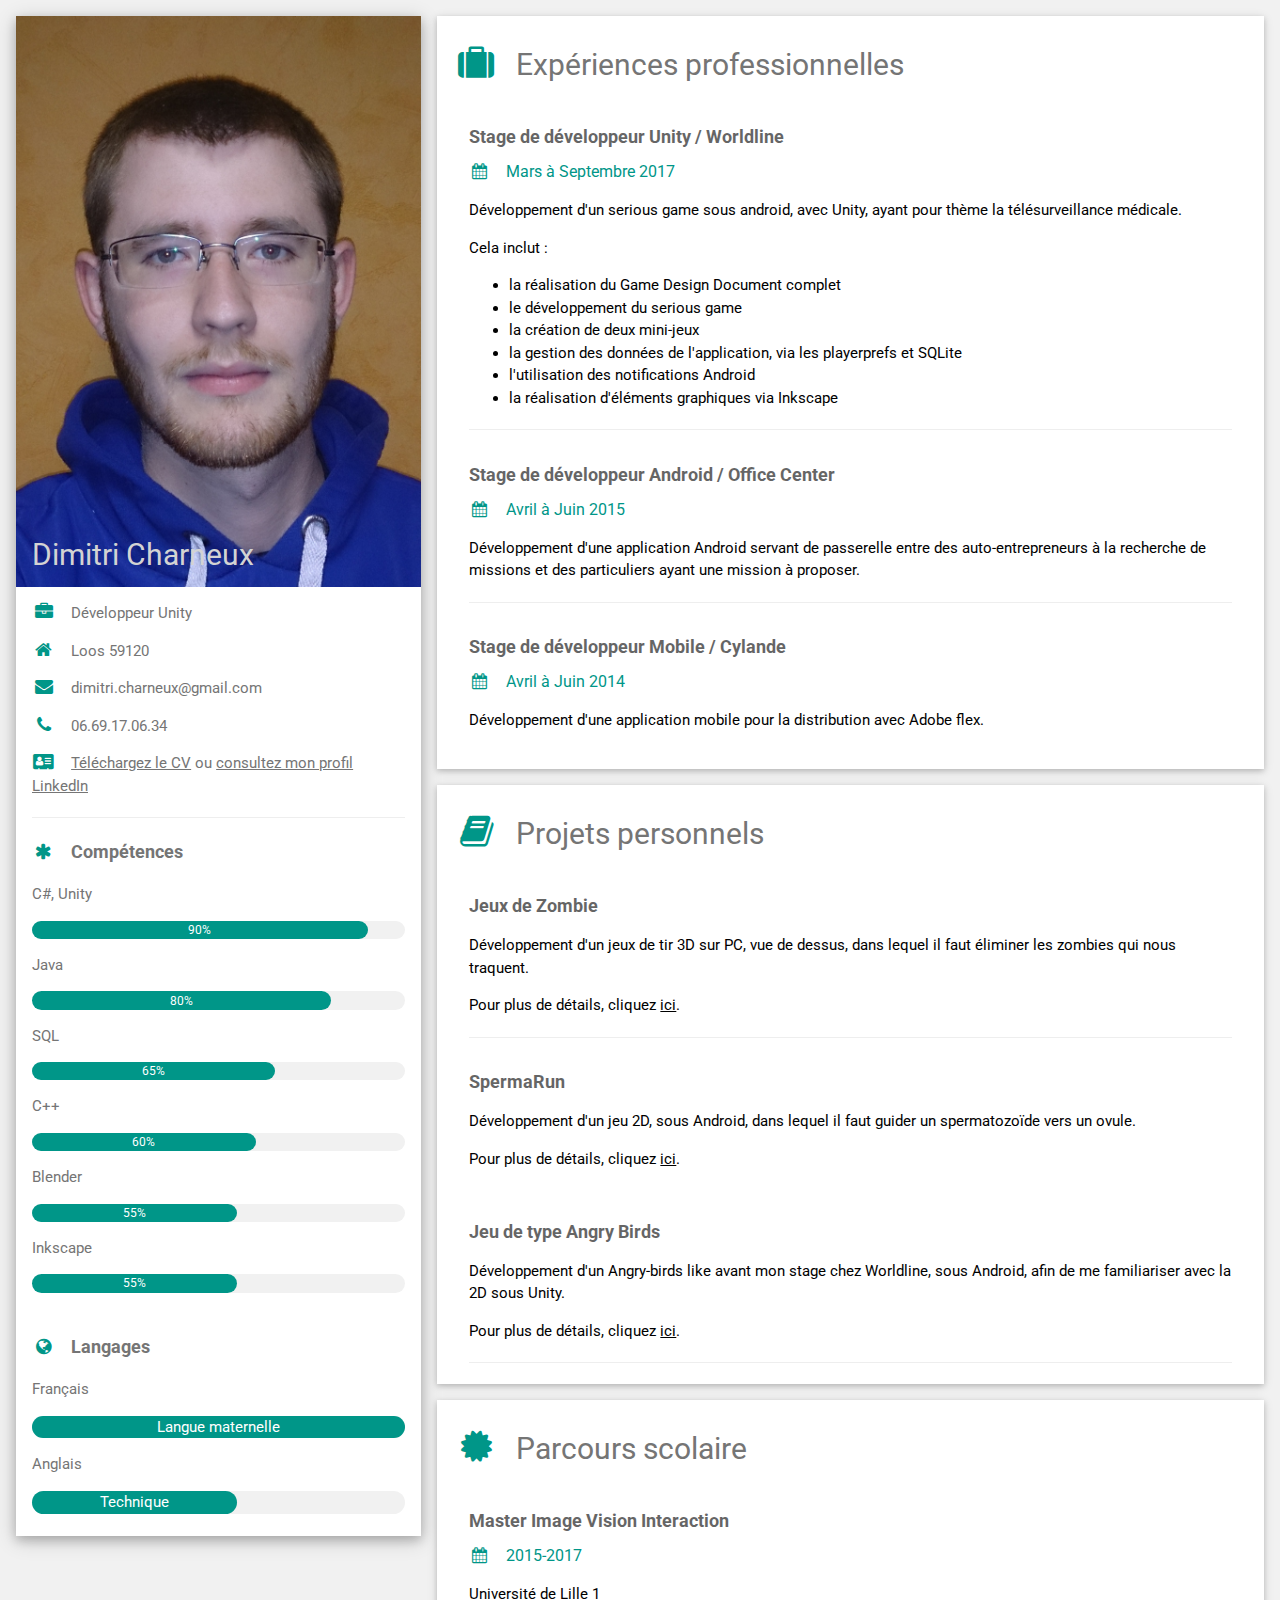
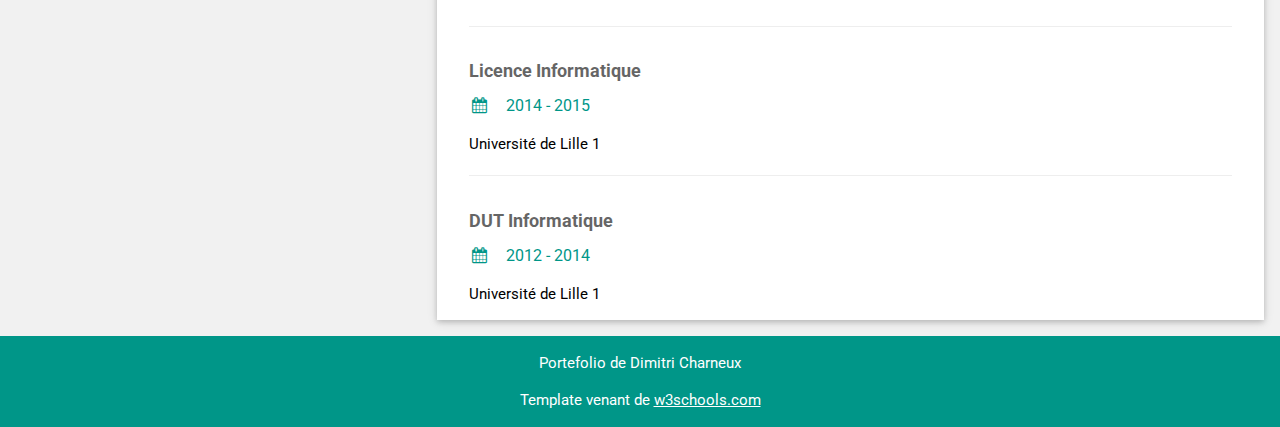
<file: index.html>
<!DOCTYPE html>
<html>
<title>CV Dimitri Charneux</title>
<meta charset="UTF-8">
<meta name="viewport" content="width=device-width, initial-scale=1">
<link rel="stylesheet" href="https://www.w3schools.com/w3css/4/w3.css">
<link rel='stylesheet' href='https://fonts.googleapis.com/css?family=Roboto'>
<link rel="stylesheet" href="https://cdnjs.cloudflare.com/ajax/libs/font-awesome/4.7.0/css/font-awesome.min.css">
<style>
html,body,h1,h2,h3,h4,h5,h6 {font-family: "Roboto", sans-serif}
</style>
<body class="w3-light-grey">

<!-- Page Container -->
<div class="w3-content w3-margin-top" style="max-width:1400px;">

  <!-- The Grid -->
  <div class="w3-row-padding">
  
    <!-- Left Column -->
    <div class="w3-third">
    
      <div class="w3-white w3-text-grey w3-card-4">
        <div class="w3-display-container">
          <img src="photo.JPG" style="width:100%" alt="Avatar">
          <div class="w3-display-bottomleft w3-container w3-text-black">
            <h2 style="color:LightGray;">Dimitri Charneux</h2>
          </div>
        </div>
        <div class="w3-container">
          <p><i class="fa fa-briefcase fa-fw w3-margin-right w3-large w3-text-teal"></i>Développeur Unity</p>
          <p><i class="fa fa-home fa-fw w3-margin-right w3-large w3-text-teal"></i>Loos 59120</p>
          <p><i class="fa fa-envelope fa-fw w3-margin-right w3-large w3-text-teal"></i>dimitri.charneux@gmail.com</p>
          <p><i class="fa fa-phone fa-fw w3-margin-right w3-large w3-text-teal"></i>06.69.17.06.34</p>
		  <p><i class="fa fa-address-card fa-fw w3-margin-right w3-large w3-text-teal"></i><a href="CVDimitriCharneux.pdf">Téléchargez le CV</a> ou <a href="https://www.linkedin.com/in/dimitri-charneux-901a0a155/">consultez mon profil LinkedIn</a></p>
          <hr>

          <p class="w3-large"><b><i class="fa fa-asterisk fa-fw w3-margin-right w3-text-teal"></i>Compétences</b></p>
          <p>C#, Unity</p>
          <div class="w3-light-grey w3-round-xlarge w3-small">
            <div class="w3-container w3-center w3-round-xlarge w3-teal" style="width:90%">90%</div>
          </div>
          <p>Java</p>
          <div class="w3-light-grey w3-round-xlarge w3-small">
            <div class="w3-container w3-center w3-round-xlarge w3-teal" style="width:80%">
              <div class="w3-center w3-text-white">80%</div>
            </div>
          </div>
          <p>SQL</p>
          <div class="w3-light-grey w3-round-xlarge w3-small">
            <div class="w3-container w3-center w3-round-xlarge w3-teal" style="width:65%">65%</div>
          </div>
          <p>C++</p>
          <div class="w3-light-grey w3-round-xlarge w3-small">
            <div class="w3-container w3-center w3-round-xlarge w3-teal" style="width:60%">60%</div>
          </div>
		  <p>Blender</p>
          <div class="w3-light-grey w3-round-xlarge w3-small">
            <div class="w3-container w3-center w3-round-xlarge w3-teal" style="width:55%">55%</div>
          </div>
		  <p>Inkscape</p>
          <div class="w3-light-grey w3-round-xlarge w3-small">
            <div class="w3-container w3-center w3-round-xlarge w3-teal" style="width:55%">55%</div>
          </div>
          <br>

          <p class="w3-large w3-text-theme"><b><i class="fa fa-globe fa-fw w3-margin-right w3-text-teal"></i>Langages</b></p>
          
		  <p>Français</p>
          <div class="w3-light-grey w3-round-xlarge">
            <div class="w3-container w3-center w3-round-xlarge w3-teal" style="width:100%">Langue maternelle</div>
          </div>
          <p>Anglais</p>
          <div class="w3-light-grey w3-round-xlarge">
            <div class="w3-container w3-center w3-round-xlarge w3-teal" style="width:55%">Technique</div>
          </div>
          <br>
        </div>
      </div><br>

    <!-- End Left Column -->
    </div>

    <!-- Right Column -->
    <div class="w3-twothird">
    
      <div class="w3-container w3-card w3-white w3-margin-bottom">
        <h2 class="w3-text-grey w3-padding-16"><i class="fa fa-suitcase fa-fw w3-margin-right w3-xxlarge w3-text-teal"></i>Expériences professionnelles</h2>
        <div class="w3-container">
          <h5 class="w3-opacity"><b>Stage de développeur Unity / Worldline</b></h5>
          <h6 class="w3-text-teal"><i class="fa fa-calendar fa-fw w3-margin-right"></i>Mars à Septembre 2017</span></h6>
          <p>Développement d'un serious game sous android, avec Unity, ayant pour thème la télésurveillance médicale.</p>
          <p>Cela inclut :</p>
			<ul>
				<li>la réalisation du Game Design Document complet</li>
				<li>le développement du serious game</li>
				<li>la création de deux mini-jeux</li>
				<li>la gestion des données de l'application, via les playerprefs et SQLite</li>
				<li>l'utilisation des notifications Android</li>
				<li>la réalisation d'éléments graphiques via Inkscape</li>
			</ul>
		<hr>
        </div>
        <div class="w3-container">
          <h5 class="w3-opacity"><b>Stage de développeur Android / Office Center</b></h5>
          <h6 class="w3-text-teal"><i class="fa fa-calendar fa-fw w3-margin-right"></i>Avril à Juin 2015</h6>
          <p>Développement d'une application Android servant de passerelle entre des auto-entrepreneurs à la recherche de missions et des particuliers ayant une mission à proposer.</p>
          <hr>
        </div>
        <div class="w3-container">
          <h5 class="w3-opacity"><b>Stage de développeur Mobile / Cylande</b></h5>
          <h6 class="w3-text-teal"><i class="fa fa-calendar fa-fw w3-margin-right"></i>Avril à Juin 2014</h6>
          <p>Développement d'une application mobile pour la distribution avec Adobe flex. </p><br>
        </div>
      </div>
	  
	  <div class="w3-container w3-card w3-white w3-margin-bottom">
        <h2 class="w3-text-grey w3-padding-16"><i class="fa fa-book fa-fw w3-margin-right w3-xxlarge w3-text-teal"></i>Projets personnels</h2>
        <div class="w3-container">
          <h5 class="w3-opacity"><b>Jeux de Zombie</b></h5>
          <p>Développement d'un jeux de tir 3D sur PC, vue de dessus, dans lequel il faut éliminer les zombies qui nous traquent.</p>
		  <p>Pour plus de détails, cliquez <a href="zombie.html">ici</a>.</p>
          <hr>
        </div>
        <div class="w3-container">
          <h5 class="w3-opacity"><b>SpermaRun</b></h5>
          <p>Développement d'un jeu 2D, sous Android, dans lequel il faut guider un spermatozoïde vers un ovule.</p>
		  <p>Pour plus de détails, cliquez <a href="spermarun.html">ici</a>.</p><br>
        </div>
		<div class="w3-container">
          <h5 class="w3-opacity"><b>Jeu de type Angry Birds</b></h5>
          <p>Développement d'un Angry-birds like avant mon stage chez Worldline, sous Android, afin de me familiariser avec la 2D sous Unity.</p>
          <p>Pour plus de détails, cliquez <a href="angryBirds.html">ici</a>.</p>
		<hr>
        </div>
      </div>
	  

      <div class="w3-container w3-card w3-white">
        <h2 class="w3-text-grey w3-padding-16"><i class="fa fa-certificate fa-fw w3-margin-right w3-xxlarge w3-text-teal"></i>Parcours scolaire</h2>
        <div class="w3-container">
          <h5 class="w3-opacity"><b>Master Image Vision Interaction</b></h5>
          <h6 class="w3-text-teal"><i class="fa fa-calendar fa-fw w3-margin-right"></i>2015-2017</h6>
          <p>Université de Lille 1</p>
          <hr>
        </div>
        <div class="w3-container">
          <h5 class="w3-opacity"><b>Licence Informatique</b></h5>
          <h6 class="w3-text-teal"><i class="fa fa-calendar fa-fw w3-margin-right"></i>2014 - 2015</h6>
          <p>Université de Lille 1</p><hr>
        </div>
		<div class="w3-container">
          <h5 class="w3-opacity"><b>DUT Informatique</b></h5>
          <h6 class="w3-text-teal"><i class="fa fa-calendar fa-fw w3-margin-right"></i>2012 - 2014</h6>
          <p>Université de Lille 1</p>
        </div>
      </div>

    <!-- End Right Column -->
    </div>
    
  <!-- End Grid -->
  </div>
  
  <!-- End Page Container -->
</div>

<footer class="w3-container w3-teal w3-center w3-margin-top">
  <p>Portefolio de Dimitri Charneux</p>
  <p>Template venant de <a href="https://www.w3schools.com/w3css/w3css_templates.asp" target="_blank">w3schools.com</a></p>
</footer>

</body>
</html>
</file>
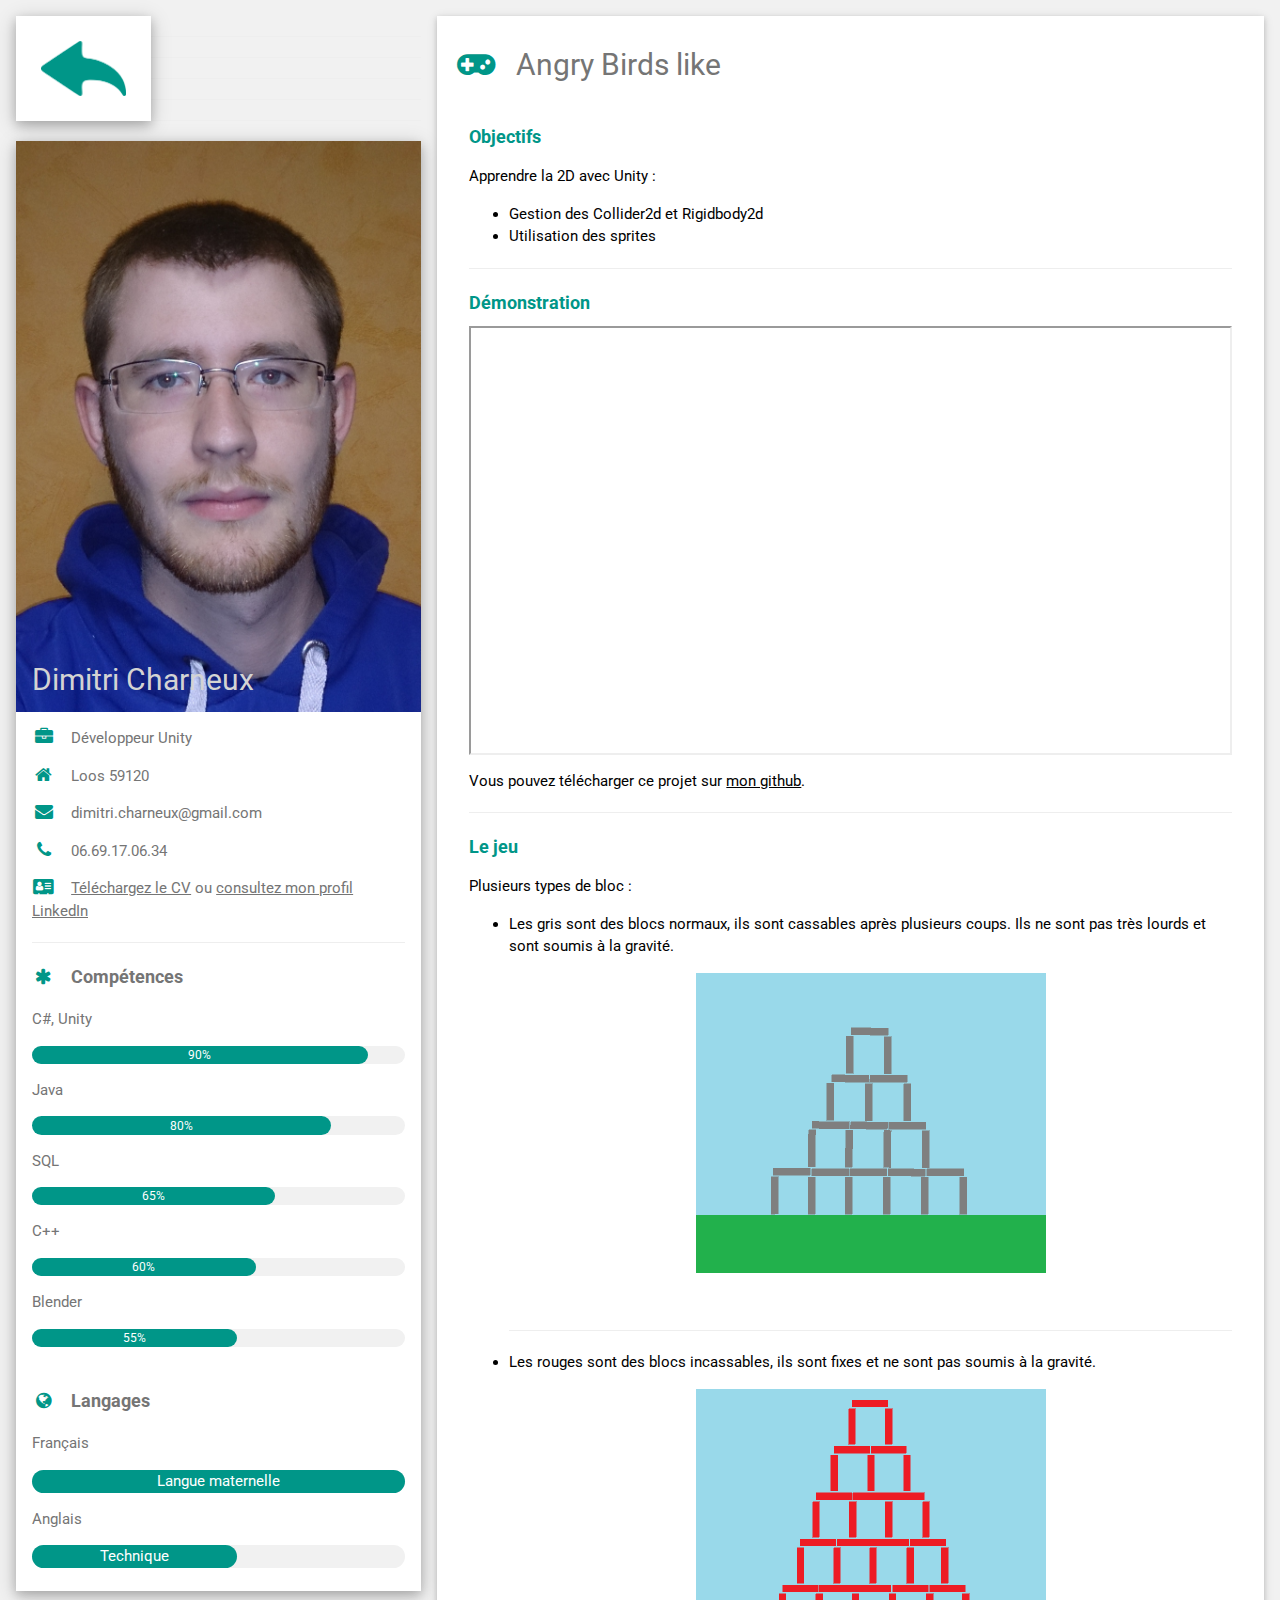
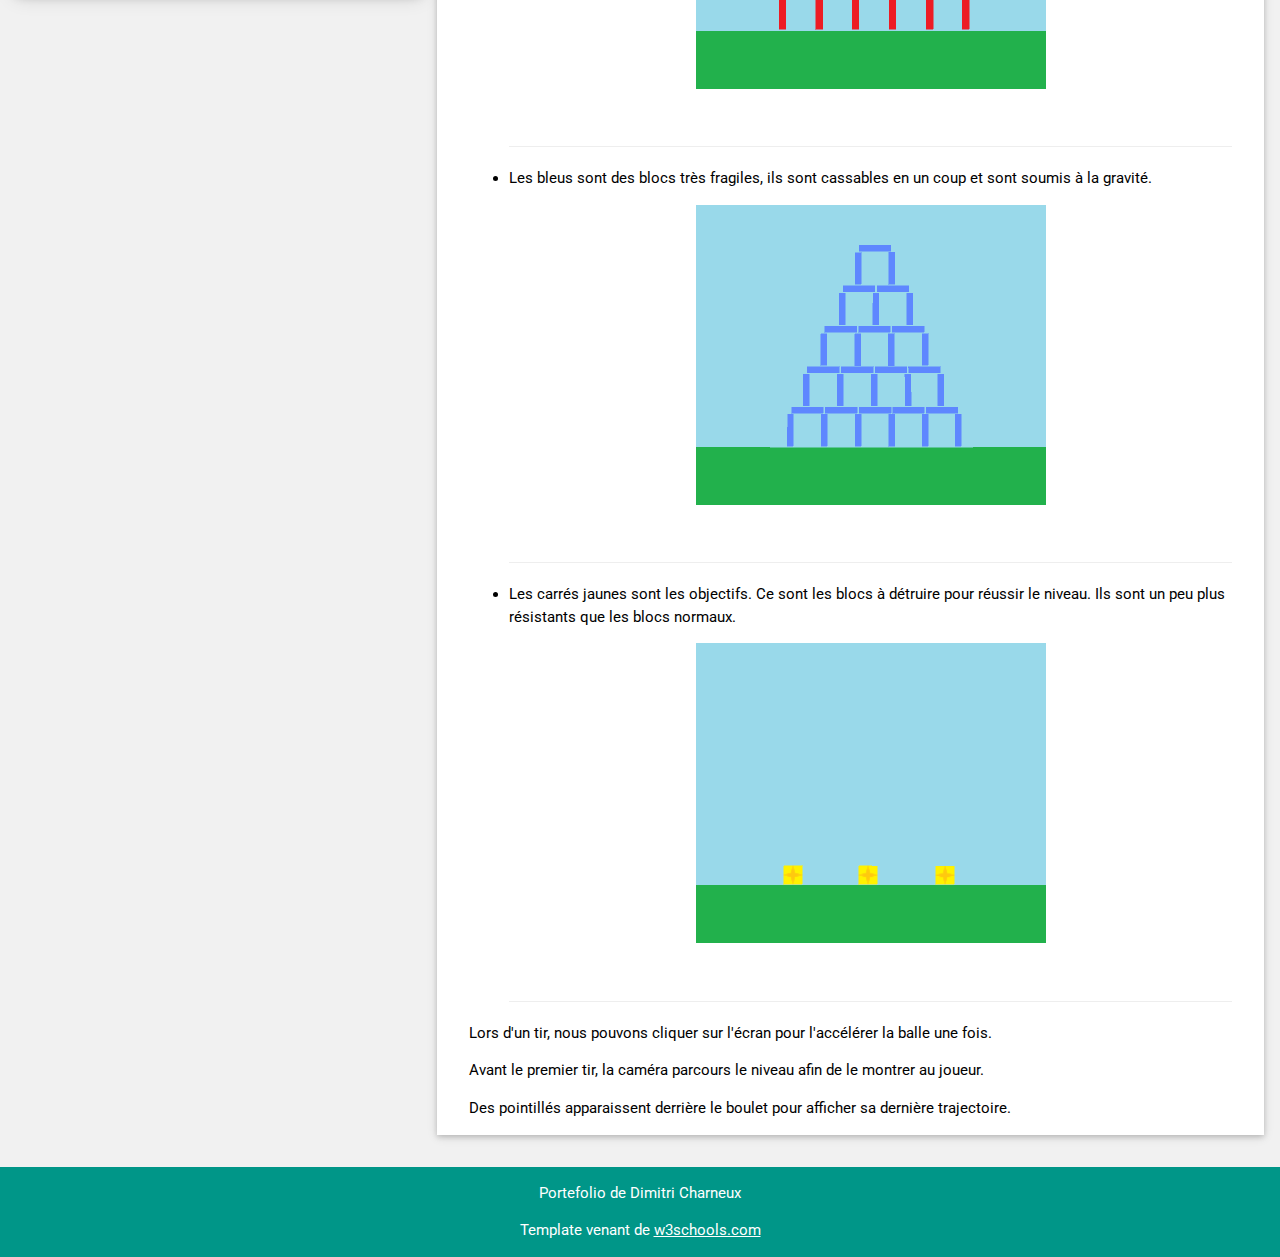
<file: angryBirds.html>
<!DOCTYPE html>
<html>
<title>Portfolio Dimitri Charneux - Angry Birds</title>
<meta charset="UTF-8">
<meta name="viewport" content="width=device-width, initial-scale=1">
<link rel="stylesheet" href="https://www.w3schools.com/w3css/4/w3.css">
<link rel='stylesheet' href='https://fonts.googleapis.com/css?family=Roboto'>
<link rel="stylesheet" href="https://cdnjs.cloudflare.com/ajax/libs/font-awesome/4.7.0/css/font-awesome.min.css">
<link rel="stylesheet" href="style.css"/>

<body class="w3-light-grey">

<!-- Page Container -->
<div class="w3-content w3-margin-top" style="max-width:1400px;">

   <!-- The Grid -->
  <div class="w3-row-padding">
  
    <!-- Left Column -->
	

    <div class="w3-third">

		<div id="homeBtn" class="w3-third w3-white w3-card-4">
			<a href="index.html"><img src="retour.png" style="width:100%" alt="home"></a>
		</div><hr /><hr /><hr /><hr /><hr />
	  
      <div class="w3-white w3-text-grey w3-card-4">
        <div class="w3-display-container">
          <img src="photo.JPG" style="width:100%" alt="Avatar">
          <div class="w3-display-bottomleft w3-container w3-text-black">
            <h2 style="color:LightGray;">Dimitri Charneux</h2>
          </div>
        </div>
        <div class="w3-container">
          <p><i class="fa fa-briefcase fa-fw w3-margin-right w3-large w3-text-teal"></i>Développeur Unity</p>
          <p><i class="fa fa-home fa-fw w3-margin-right w3-large w3-text-teal"></i>Loos 59120</p>
          <p><i class="fa fa-envelope fa-fw w3-margin-right w3-large w3-text-teal"></i>dimitri.charneux@gmail.com</p>
          <p><i class="fa fa-phone fa-fw w3-margin-right w3-large w3-text-teal"></i>06.69.17.06.34</p>
		  <p><i class="fa fa-address-card fa-fw w3-margin-right w3-large w3-text-teal"></i><a href="CVDimitriCharneux.pdf">Téléchargez le CV</a> ou <a href="https://www.linkedin.com/in/dimitri-charneux-901a0a155/">consultez mon profil LinkedIn</a></p>
          <hr>

          <p class="w3-large"><b><i class="fa fa-asterisk fa-fw w3-margin-right w3-text-teal"></i>Compétences</b></p>
          <p>C#, Unity</p>
          <div class="w3-light-grey w3-round-xlarge w3-small">
            <div class="w3-container w3-center w3-round-xlarge w3-teal" style="width:90%">90%</div>
          </div>
          <p>Java</p>
          <div class="w3-light-grey w3-round-xlarge w3-small">
            <div class="w3-container w3-center w3-round-xlarge w3-teal" style="width:80%">
              <div class="w3-center w3-text-white">80%</div>
            </div>
          </div>
          <p>SQL</p>
          <div class="w3-light-grey w3-round-xlarge w3-small">
            <div class="w3-container w3-center w3-round-xlarge w3-teal" style="width:65%">65%</div>
          </div>
          <p>C++</p>
          <div class="w3-light-grey w3-round-xlarge w3-small">
            <div class="w3-container w3-center w3-round-xlarge w3-teal" style="width:60%">60%</div>
          </div>
		  <p>Blender</p>
          <div class="w3-light-grey w3-round-xlarge w3-small">
            <div class="w3-container w3-center w3-round-xlarge w3-teal" style="width:55%">55%</div>
          </div>
          <br>

          <p class="w3-large w3-text-theme"><b><i class="fa fa-globe fa-fw w3-margin-right w3-text-teal"></i>Langages</b></p>
          
		  <p>Français</p>
          <div class="w3-light-grey w3-round-xlarge">
            <div class="w3-container w3-center w3-round-xlarge w3-teal" style="width:100%">Langue maternelle</div>
          </div>
          <p>Anglais</p>
          <div class="w3-light-grey w3-round-xlarge">
            <div class="w3-container w3-center w3-round-xlarge w3-teal" style="width:55%">Technique</div>
          </div>
          <br>
        </div>
      </div><br>

    <!-- End Left Column -->
    </div>


    <!-- Right Column -->
    <div class="w3-twothird">
    
      <div class="w3-container w3-card w3-white w3-margin-bottom">
        <h2 class="w3-text-grey w3-padding-16"><i class="fa fa-gamepad fa-fw w3-margin-right w3-xxlarge w3-text-teal"></i>Angry Birds like</h2>
        <div class="w3-container">
		  <h5 class="w3-text-teal"><b>Objectifs</b></h5>
		     <p>Apprendre la 2D avec Unity : </p>
			  <ul>
			   	<li>Gestion des Collider2d et Rigidbody2d</li>
				<li>Utilisation des sprites</li>
			  </ul>
		  <hr>
		  
		  <h5 class="w3-text-teal"><b>Démonstration</b></h5>
		     <div class="containerYoutube">
			 <iframe class="youtube" src="https://www.youtube.com/embed/5hac0UdGFx8?ecver=1"></iframe>
			 </div>
			 <p>Vous pouvez télécharger ce projet sur <a href="https://github.com/DimitriCharneux/MyAngryBirds">mon github</a>.</p>
		  <hr>
		  
		  <h5 class="w3-text-teal"><b>Le jeu</b></h5>
		     <p>Plusieurs types de bloc : </p>
			  <ul>
			   	<li>Les gris sont des blocs normaux, ils sont cassables après plusieurs coups. Ils ne sont pas très lourds et sont soumis à la gravité.</li>
				<p align="center"><img class="depassepas" src="AngryBirds/blocsGris.png" alt="Blocs normaux" align="center"></p>
				<br><hr>
				<li>Les rouges sont des blocs incassables, ils sont fixes et ne sont pas soumis à la gravité.</li>
				<p align="center"><img class="depassepas" src="AngryBirds/blocsRouges.png" alt="Blocs incassables" align="center"></p>
				<br><hr>
				<li>Les bleus sont des blocs très fragiles, ils sont cassables en un coup et sont soumis à la gravité.</li>
				<p align="center"><img class="depassepas" src="AngryBirds/blocsBleus.png" alt="Blocs fragiles" align="center"></p>
				<br><hr>
				<li>Les carrés jaunes sont les objectifs. Ce sont les blocs à détruire pour réussir le niveau. Ils sont un peu plus résistants que les blocs normaux.</li>
				<p align="center"><img class="depassepas" src="AngryBirds/blocsJaunes.png" alt="Objectifs" align="center"></p>
				<br><hr>
			  </ul>
			  
			  <p>Lors d'un tir, nous pouvons cliquer sur l'écran pour l'accélérer la balle une fois.</p>
			  <p>Avant le premier tir, la caméra parcours le niveau afin de le montrer au joueur.</p>
			  <p>Des pointillés apparaissent derrière le boulet pour afficher sa dernière trajectoire.</p>
		  
        </div>
      </div>


    <!-- End Right Column -->
    </div>
    
  <!-- End Grid -->
  </div>
  
  <!-- End Page Container -->
</div>

<footer class="w3-container w3-teal w3-center w3-margin-top">
  <p>Portefolio de Dimitri Charneux</p>
  <p>Template venant de <a href="https://www.w3schools.com/w3css/w3css_templates.asp" target="_blank">w3schools.com</a></p>
</footer>

</body>
</html>
</file>
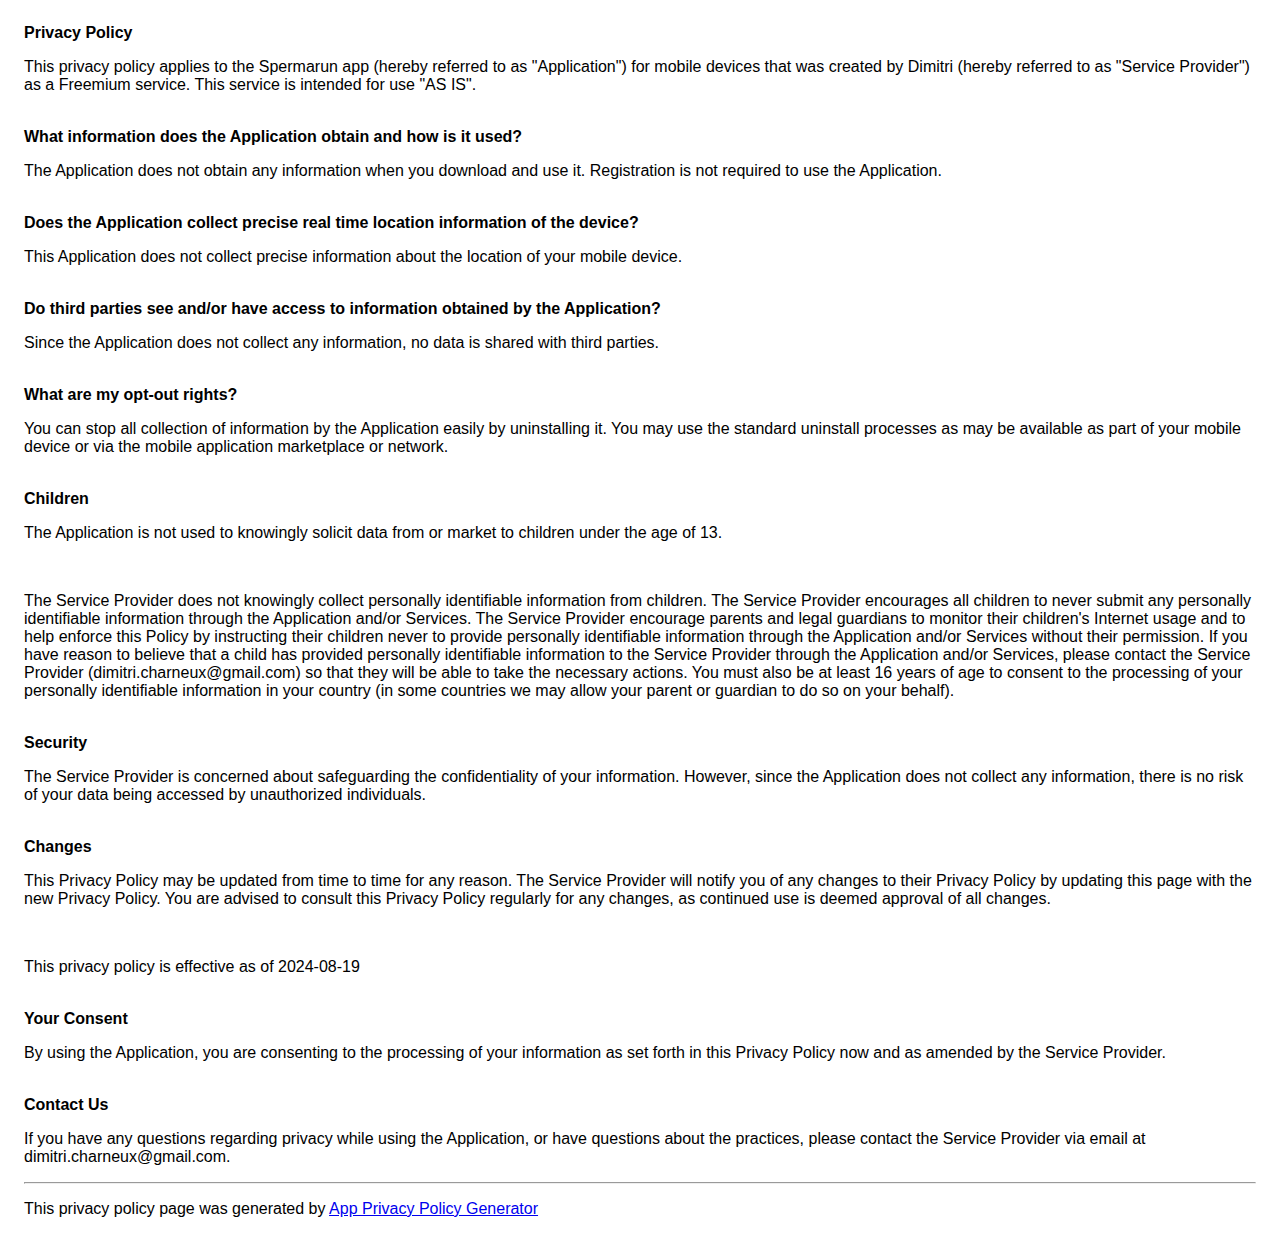
<file: privacySpermarun.html>
<!DOCTYPE html>
    <html>
    <head>
      <meta charset='utf-8'>
      <meta name='viewport' content='width=device-width'>
      <title>Privacy Policy</title>
      <style> body { font-family: 'Helvetica Neue', Helvetica, Arial, sans-serif; padding:1em; } </style>
    </head>
    <body>
    <strong>Privacy Policy</strong><p>This privacy policy applies to the Spermarun app (hereby referred to as "Application") for mobile devices that was created by Dimitri (hereby referred to as "Service Provider") as a Freemium service. This service is intended for use "AS IS".</p><br><strong>What information does the Application obtain and how is it used?</strong><p>The Application does not obtain any information when you download and use it. Registration is not required to use the Application.</p><br><strong>Does the Application collect precise real time location information of the device?</strong><p>This Application does not collect precise information about the location of your mobile device.</p><br><strong>Do third parties see and/or have access to information obtained by the Application?</strong><p>Since the Application does not collect any information, no data is shared with third parties.</p><br><strong>What are my opt-out rights?</strong><p>You can stop all collection of information by the Application easily by uninstalling it. You may use the standard uninstall processes as may be available as part of your mobile device or via the mobile application marketplace or network.</p><br><strong>Children</strong><p>The Application is not used to knowingly solicit data from or market to children under the age of 13.</p><br><p>The Service Provider does not knowingly collect personally identifiable information from children. The Service Provider encourages all children to never submit any personally identifiable information through the Application and/or Services. The Service Provider encourage parents and legal guardians to monitor their children's Internet usage and to help enforce this Policy by instructing their children never to provide personally identifiable information through the Application and/or Services without their permission. If you have reason to believe that a child has provided personally identifiable information to the Service Provider through the Application and/or Services, please contact the Service Provider (dimitri.charneux@gmail.com) so that they will be able to take the necessary actions. You must also be at least 16 years of age to consent to the processing of your personally identifiable information in your country (in some countries we may allow your parent or guardian to do so on your behalf).</p><br><strong>Security</strong><p>The Service Provider is concerned about safeguarding the confidentiality of your information. However, since the Application does not collect any information, there is no risk of your data being accessed by unauthorized individuals.</p><br><strong>Changes</strong><p>This Privacy Policy may be updated from time to time for any reason. The Service Provider will notify you of any changes to their Privacy Policy by updating this page with the new Privacy Policy. You are advised to consult this Privacy Policy regularly for any changes, as continued use is deemed approval of all changes.</p><br><p>This privacy policy is effective as of 2024-08-19</p><br><strong>Your Consent</strong><p>By using the Application, you are consenting to the processing of your information as set forth in this Privacy Policy now and as amended by the Service Provider.</p><br><strong>Contact Us</strong><p>If you have any questions regarding privacy while using the Application, or have questions about the practices, please contact the Service Provider via email at dimitri.charneux@gmail.com.</p><hr><p>This privacy policy page was generated by <a href="https://app-privacy-policy-generator.nisrulz.com/" target="_blank" rel="noopener noreferrer">App Privacy Policy Generator</a></p>
    </body>
    </html>
</file>
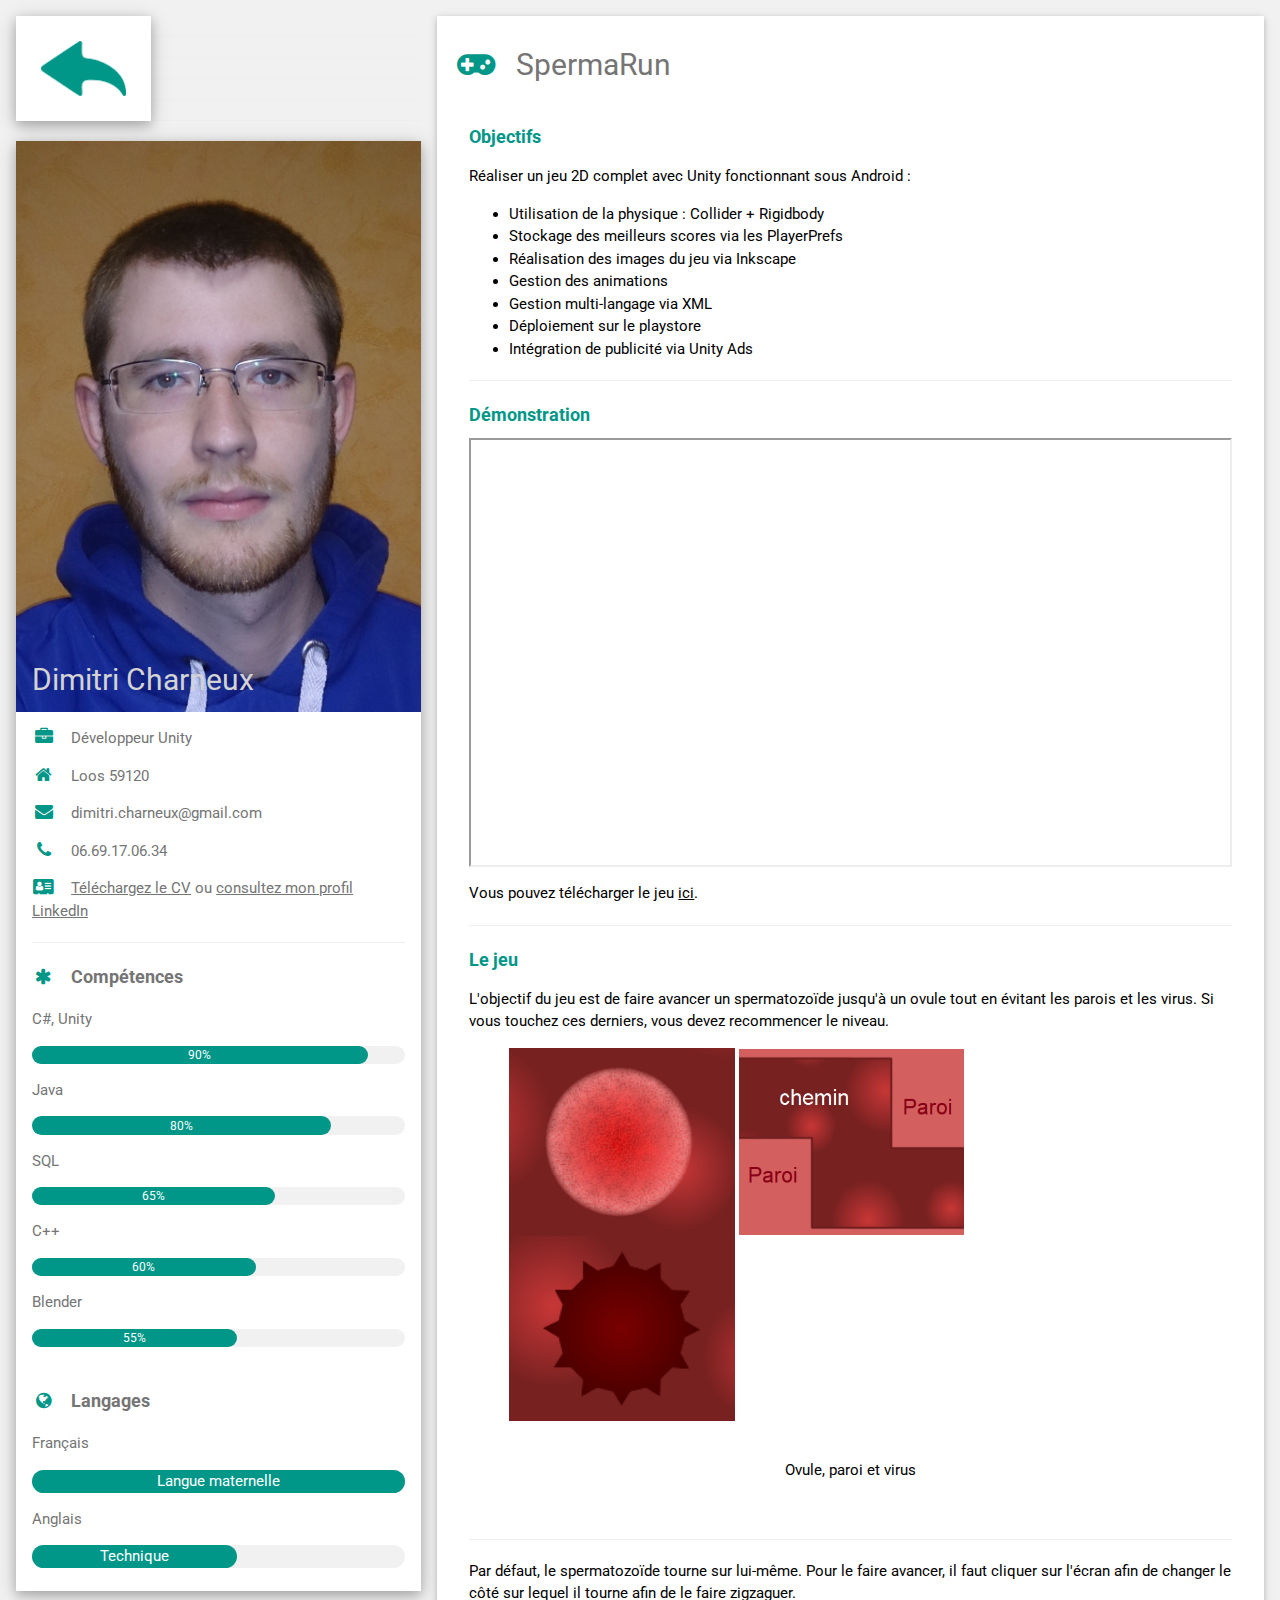
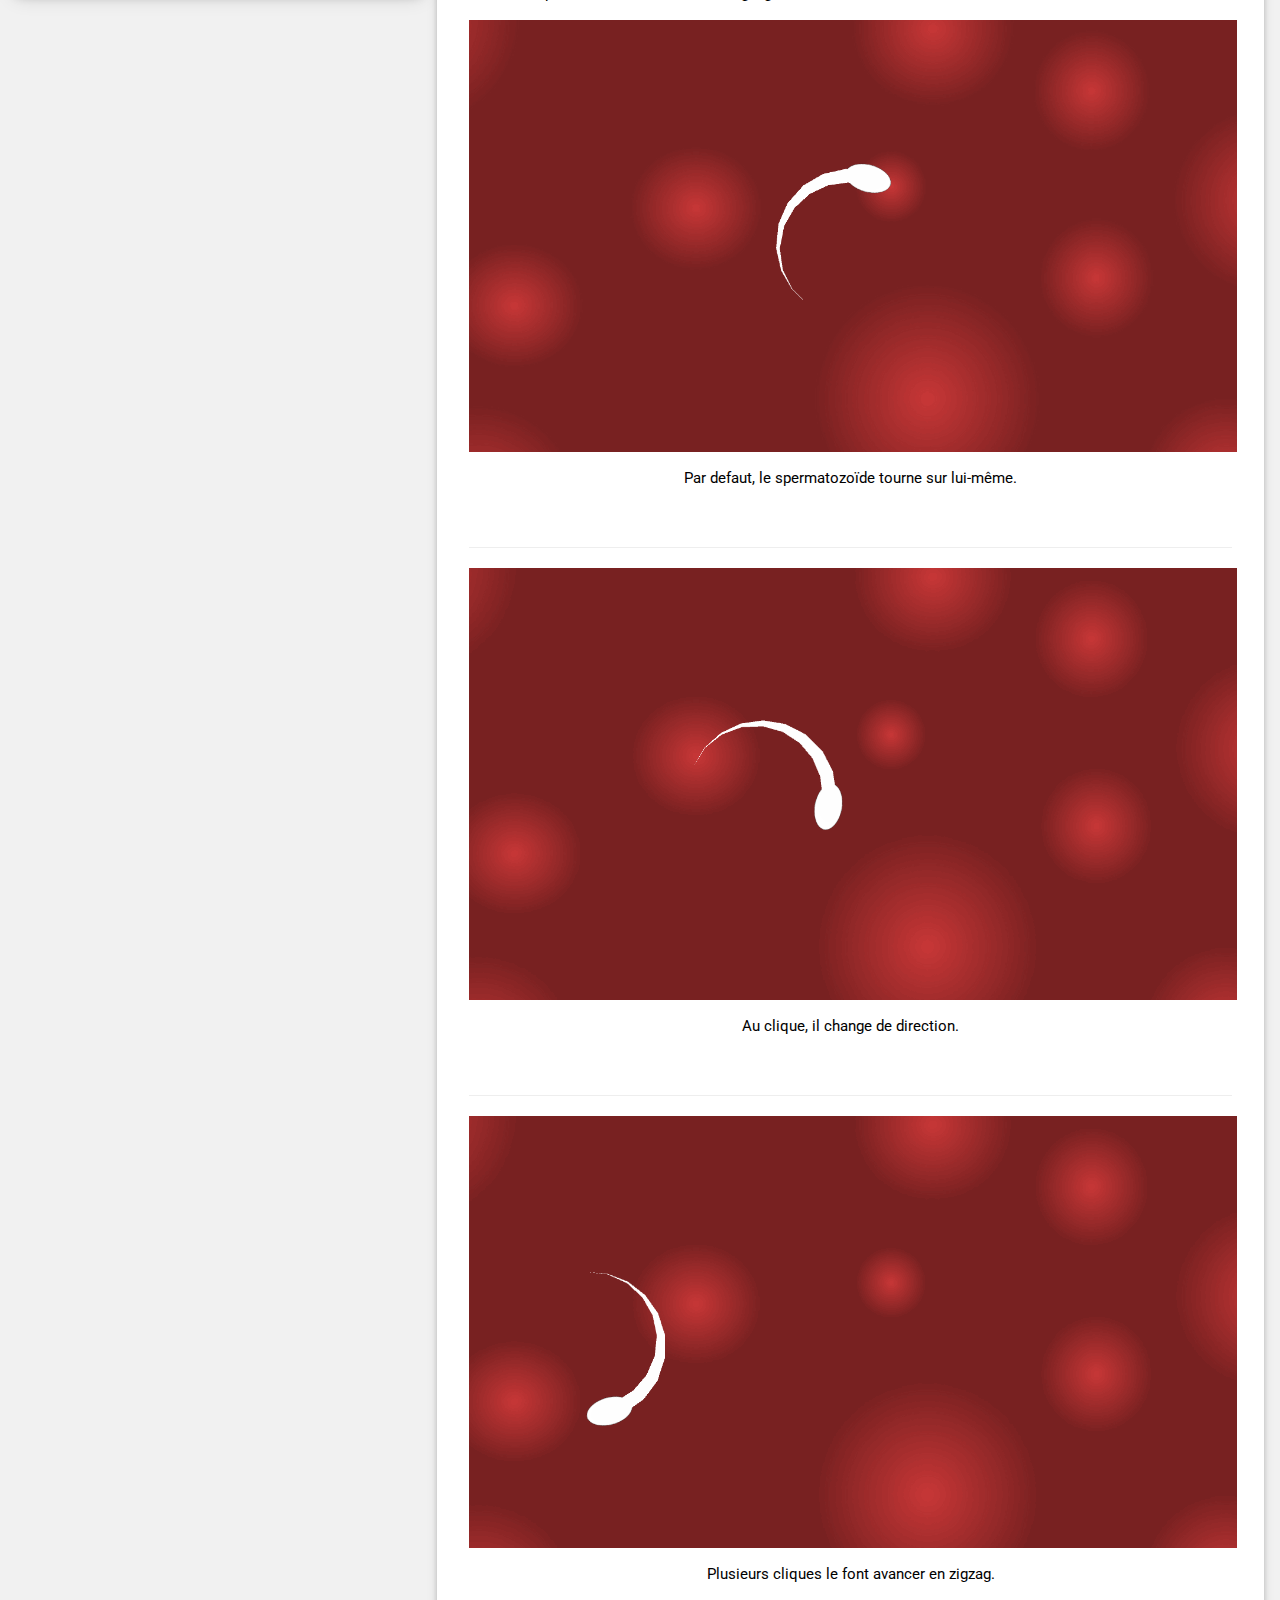
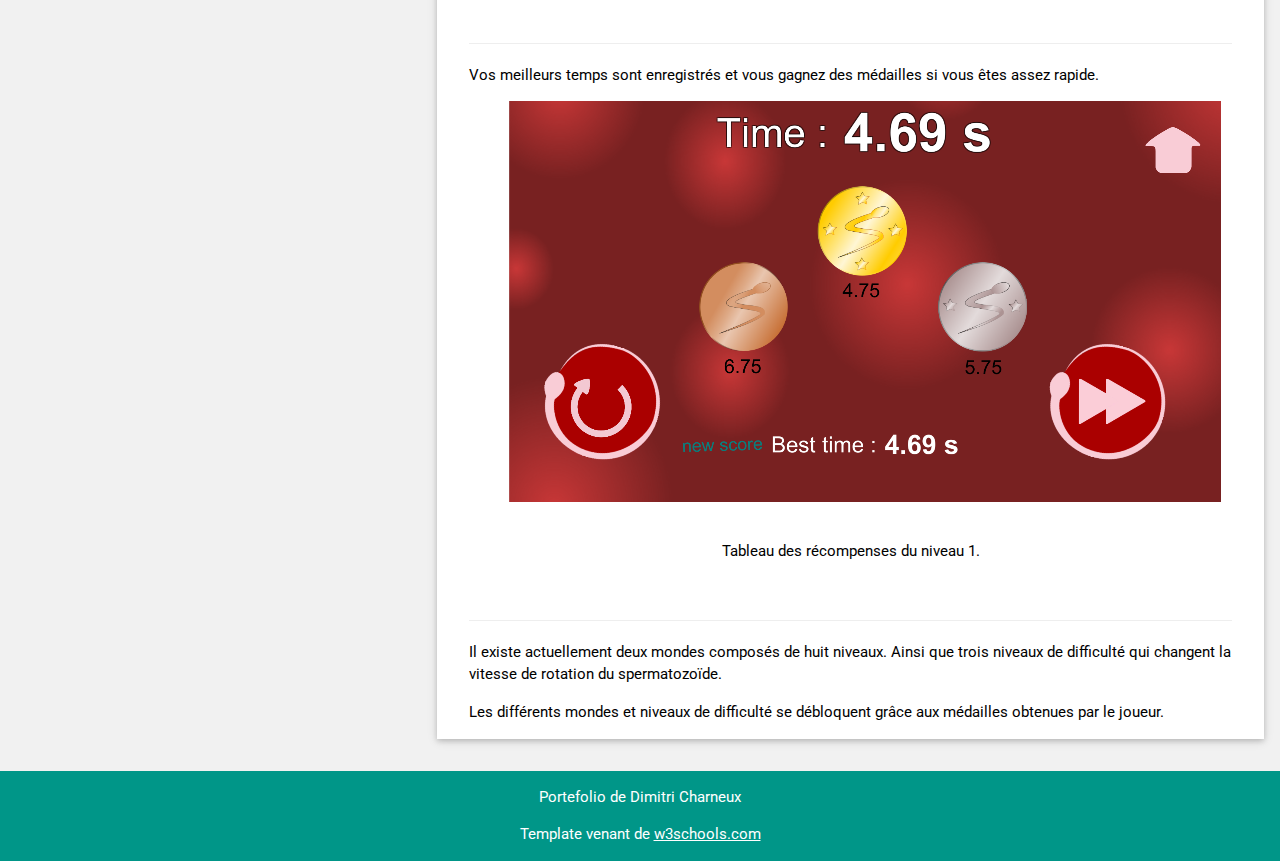
<file: spermarun.html>
<!DOCTYPE html>
<html>
<title>Portfolio Dimitri Charneux - SpermaRun</title>
<meta charset="UTF-8">
<meta name="viewport" content="width=device-width, initial-scale=1">
<link rel="stylesheet" href="https://www.w3schools.com/w3css/4/w3.css">
<link rel='stylesheet' href='https://fonts.googleapis.com/css?family=Roboto'>
<link rel="stylesheet" href="https://cdnjs.cloudflare.com/ajax/libs/font-awesome/4.7.0/css/font-awesome.min.css">
<link rel="stylesheet" href="style.css"/>

<body class="w3-light-grey">

<!-- Page Container -->
<div class="w3-content w3-margin-top" style="max-width:1400px;">

   <!-- The Grid -->
  <div class="w3-row-padding">
  
    <!-- Left Column -->
    <div class="w3-third">

	  <div id="homeBtn" class="w3-third w3-white w3-card-4">
			<a href="index.html"><img src="retour.png" style="width:100%" alt="home"></a>
		</div><hr /><hr /><hr /><hr /><hr />
    
      <div class="w3-white w3-text-grey w3-card-4">
        <div class="w3-display-container">
          <img src="photo.JPG" style="width:100%" alt="Avatar">
          <div class="w3-display-bottomleft w3-container w3-text-black">
            <h2 style="color:LightGray;">Dimitri Charneux</h2>
          </div>
        </div>
        <div class="w3-container">
          <p><i class="fa fa-briefcase fa-fw w3-margin-right w3-large w3-text-teal"></i>Développeur Unity</p>
          <p><i class="fa fa-home fa-fw w3-margin-right w3-large w3-text-teal"></i>Loos 59120</p>
          <p><i class="fa fa-envelope fa-fw w3-margin-right w3-large w3-text-teal"></i>dimitri.charneux@gmail.com</p>
          <p><i class="fa fa-phone fa-fw w3-margin-right w3-large w3-text-teal"></i>06.69.17.06.34</p>
		  <p><i class="fa fa-address-card fa-fw w3-margin-right w3-large w3-text-teal"></i><a href="CVDimitriCharneux.pdf">Téléchargez le CV</a> ou <a href="https://www.linkedin.com/in/dimitri-charneux-901a0a155/">consultez mon profil LinkedIn</a></p>
          <hr>

          <p class="w3-large"><b><i class="fa fa-asterisk fa-fw w3-margin-right w3-text-teal"></i>Compétences</b></p>
          <p>C#, Unity</p>
          <div class="w3-light-grey w3-round-xlarge w3-small">
            <div class="w3-container w3-center w3-round-xlarge w3-teal" style="width:90%">90%</div>
          </div>
          <p>Java</p>
          <div class="w3-light-grey w3-round-xlarge w3-small">
            <div class="w3-container w3-center w3-round-xlarge w3-teal" style="width:80%">
              <div class="w3-center w3-text-white">80%</div>
            </div>
          </div>
          <p>SQL</p>
          <div class="w3-light-grey w3-round-xlarge w3-small">
            <div class="w3-container w3-center w3-round-xlarge w3-teal" style="width:65%">65%</div>
          </div>
          <p>C++</p>
          <div class="w3-light-grey w3-round-xlarge w3-small">
            <div class="w3-container w3-center w3-round-xlarge w3-teal" style="width:60%">60%</div>
          </div>
		  <p>Blender</p>
          <div class="w3-light-grey w3-round-xlarge w3-small">
            <div class="w3-container w3-center w3-round-xlarge w3-teal" style="width:55%">55%</div>
          </div>
          <br>

          <p class="w3-large w3-text-theme"><b><i class="fa fa-globe fa-fw w3-margin-right w3-text-teal"></i>Langages</b></p>
          
		  <p>Français</p>
          <div class="w3-light-grey w3-round-xlarge">
            <div class="w3-container w3-center w3-round-xlarge w3-teal" style="width:100%">Langue maternelle</div>
          </div>
          <p>Anglais</p>
          <div class="w3-light-grey w3-round-xlarge">
            <div class="w3-container w3-center w3-round-xlarge w3-teal" style="width:55%">Technique</div>
          </div>
          <br>
        </div>
      </div><br>

    <!-- End Left Column -->
    </div>


    <!-- Right Column -->
    <div class="w3-twothird">
    
      <div class="w3-container w3-card w3-white w3-margin-bottom">
        <h2 class="w3-text-grey w3-padding-16"><i class="fa fa-gamepad fa-fw w3-margin-right w3-xxlarge w3-text-teal"></i>SpermaRun</h2>
        <div class="w3-container">
		  <h5 class="w3-text-teal"><b>Objectifs</b></h5>
		     <p>Réaliser un jeu 2D complet avec Unity fonctionnant sous Android : </p>
			  <ul>
				<li>Utilisation de la physique : Collider + Rigidbody</li>
			   	<li>Stockage des meilleurs scores via les PlayerPrefs</li>
				<li>Réalisation des images du jeu via Inkscape</li>
				<li>Gestion des animations</li>
				<li>Gestion multi-langage via XML</li>
				<li>Déploiement sur le playstore</li>
				<li>Intégration de publicité via Unity Ads</li>
			  </ul>
		  <hr>
		  
		  <h5 class="w3-text-teal"><b>Démonstration</b></h5>
		     <div class="containerYoutube">
			 <iframe class="youtube" src="https://www.youtube.com/embed/gJ0m8ngMOpI"></iframe>
			 </div>
			 <p>Vous pouvez télécharger le jeu <a href="https://play.google.com/store/apps/details?id=com.dimitricharneux.SpermaRun">ici</a>.</p>
		  <hr>
		  
		  <h5 class="w3-text-teal"><b>Le jeu</b></h5>
			 <p> L'objectif du jeu est de faire avancer un spermatozoïde jusqu'à un ovule tout en évitant les parois et les virus. Si vous touchez ces derniers, vous devez recommencer le niveau.</p>
			 
			 <figure>
				<div>
					<img class="tripleImg" src="spermarun/ovule.png" alt="Ovule">
					<img class="tripleImg" src="spermarun/paroi.png" alt="Parois">
					<img class="tripleImg" src="spermarun/virus.png" alt="Virus">
				</div>
				<figcaption align="center"><br /><p align="center">Ovule, paroi et virus</p></figcaption>
			 </figure>
		  
			 <br /><hr />
		     <p>Par défaut, le spermatozoïde tourne sur lui-même. Pour le faire avancer, il faut cliquer sur l'écran afin de changer le côté sur lequel il tourne afin de le faire zigzaguer. </p>

			  
			  
			   	
				<p align="center"><img class="depassepas" src="spermarun/deplacement_base2.gif" alt="tourne sur lui-même" align="middle"></p>
				<p align="center"> Par defaut, le spermatozoïde tourne sur lui-même.</p>
				<br><hr>
				
				<p align="center"><img class="depassepas" src="spermarun/deplacement_clique2.gif" alt="change de direction une fois" align="middle"></p>
				<p align="center">Au clique, il change de direction.</p>
				<br><hr>
				
				<p align="center"><img class="depassepas" src="spermarun/deplacement_avance2.gif" alt="avance" align="middle"></p>
				<p align="center">Plusieurs cliques le font avancer en zigzag.</p>
			  
		  
			<br /><hr />
			<p>Vos meilleurs temps sont enregistrés et vous gagnez des médailles si vous êtes assez rapide.</p>
			<figure>
				<img class="depassepas" src="spermarun/recompenses.png" alt="Tableau des récompenses">
				<figcaption ><br /><p align="center">Tableau des récompenses du niveau 1.</p></figcaption>
			</figure>
		  
		    <br /><hr />
			<p>Il existe actuellement deux mondes composés de huit niveaux. Ainsi que trois niveaux de difficulté qui changent la vitesse de rotation du spermatozoïde.</p>
			<p>Les différents mondes et niveaux de difficulté se débloquent grâce aux médailles obtenues par le joueur.</p>
		  
        </div>
      </div>


    <!-- End Right Column -->
    </div>
    
  <!-- End Grid -->
  </div>
  
  <!-- End Page Container -->
</div>

<footer class="w3-container w3-teal w3-center w3-margin-top">
  <p>Portefolio de Dimitri Charneux</p>
  <p>Template venant de <a href="https://www.w3schools.com/w3css/w3css_templates.asp" target="_blank">w3schools.com</a></p>
</footer>

</body>
</html>
</file>
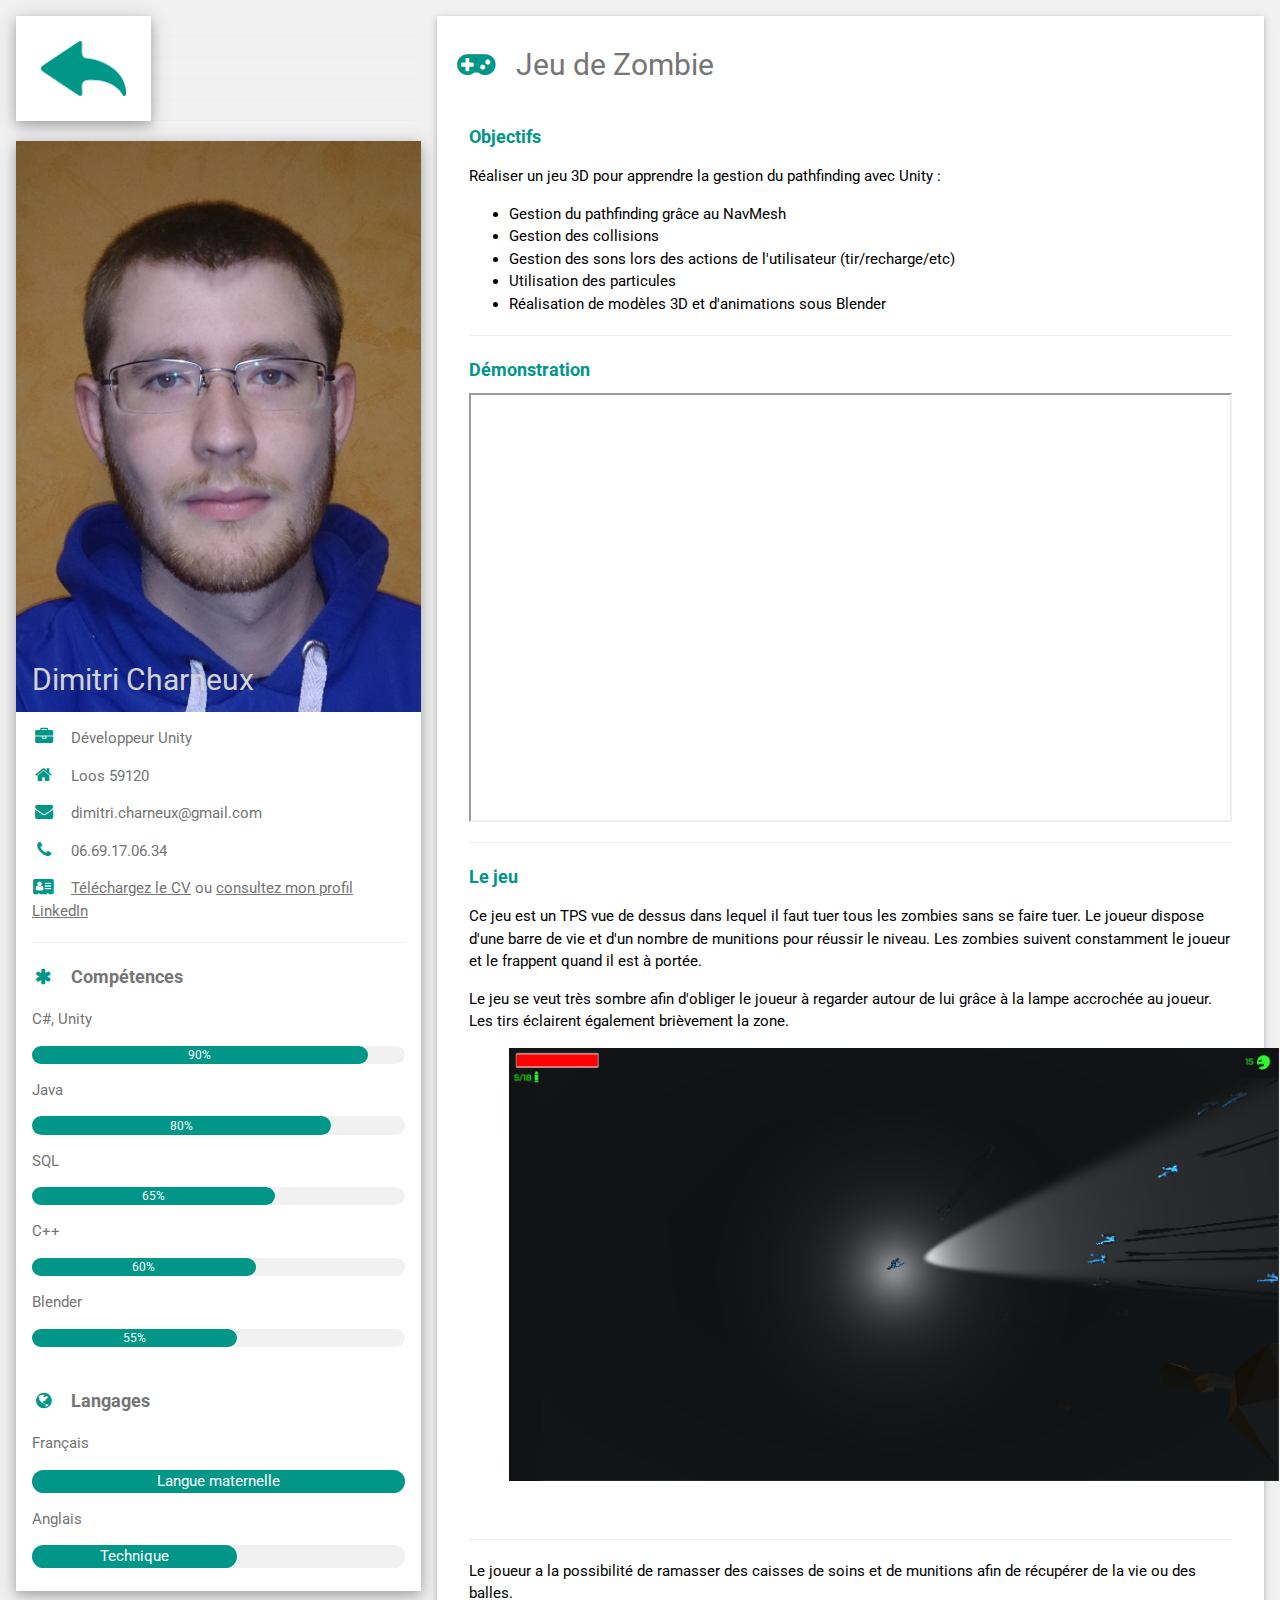
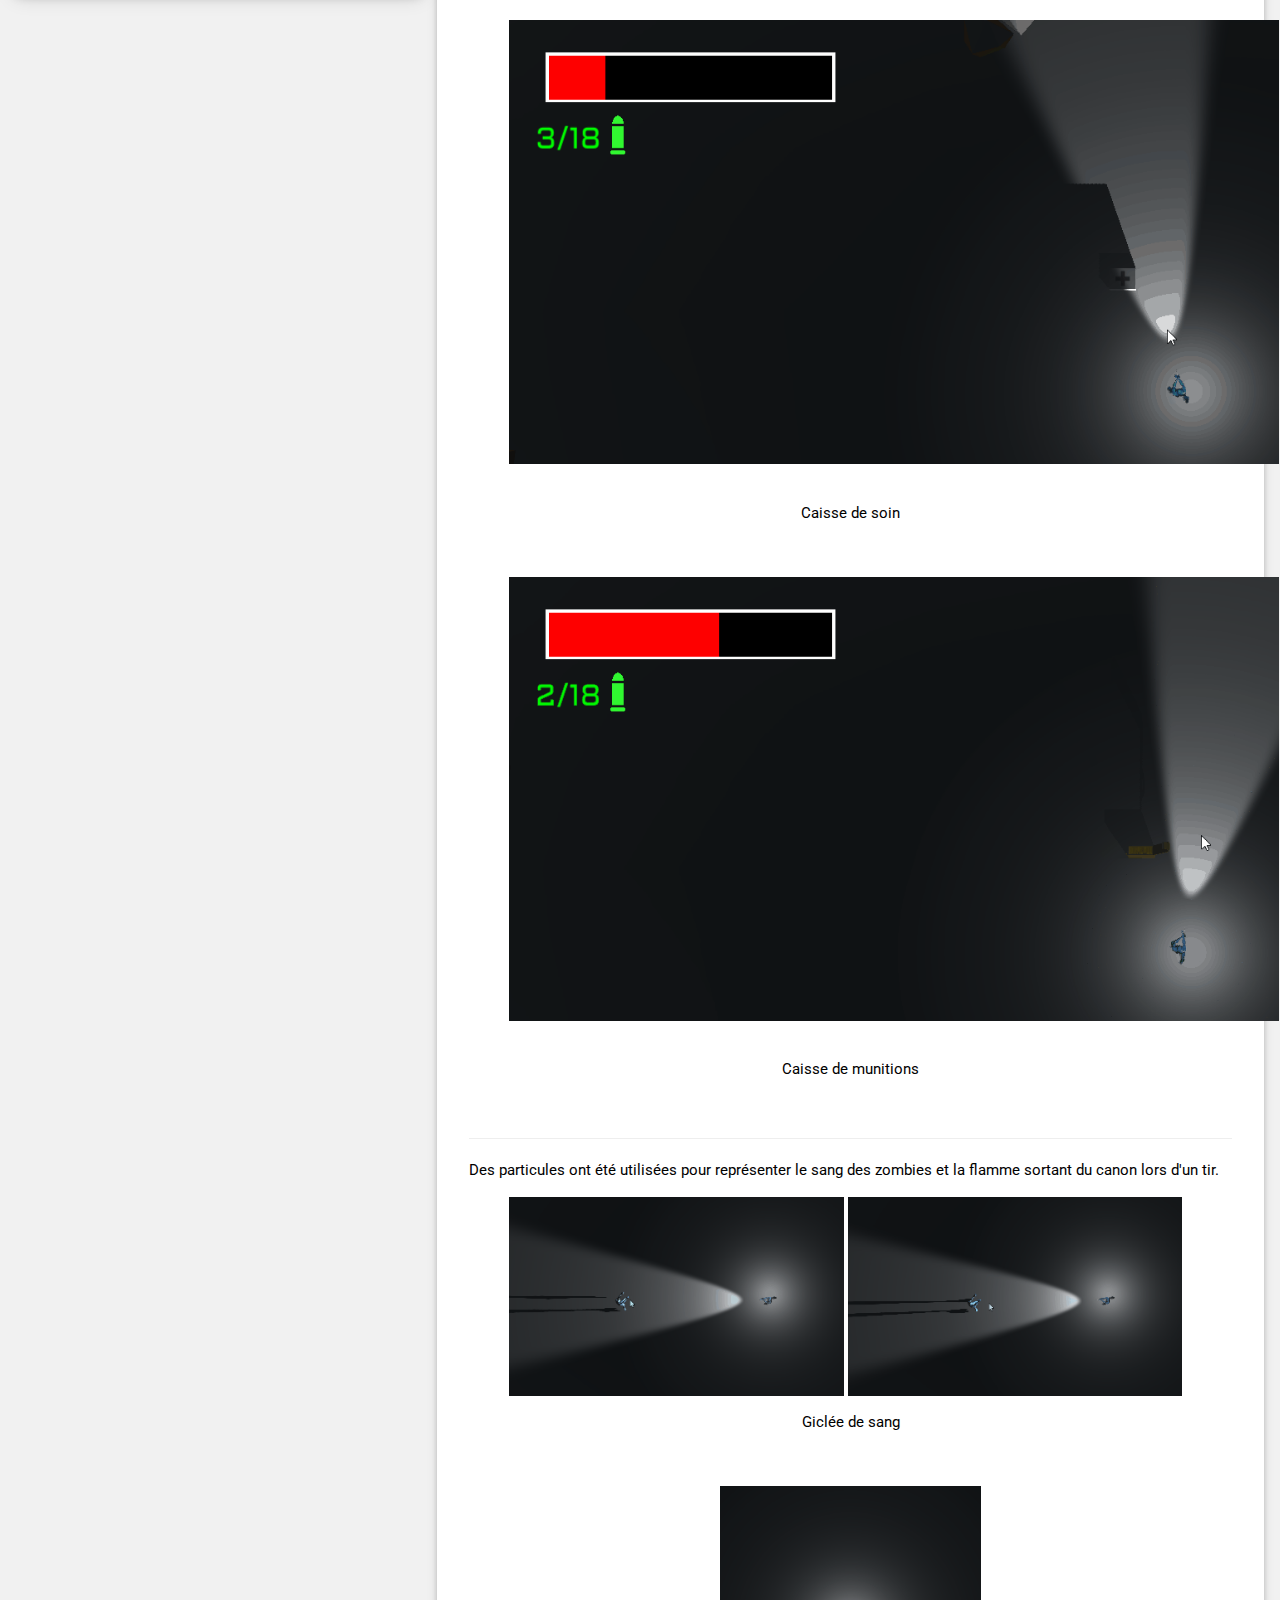
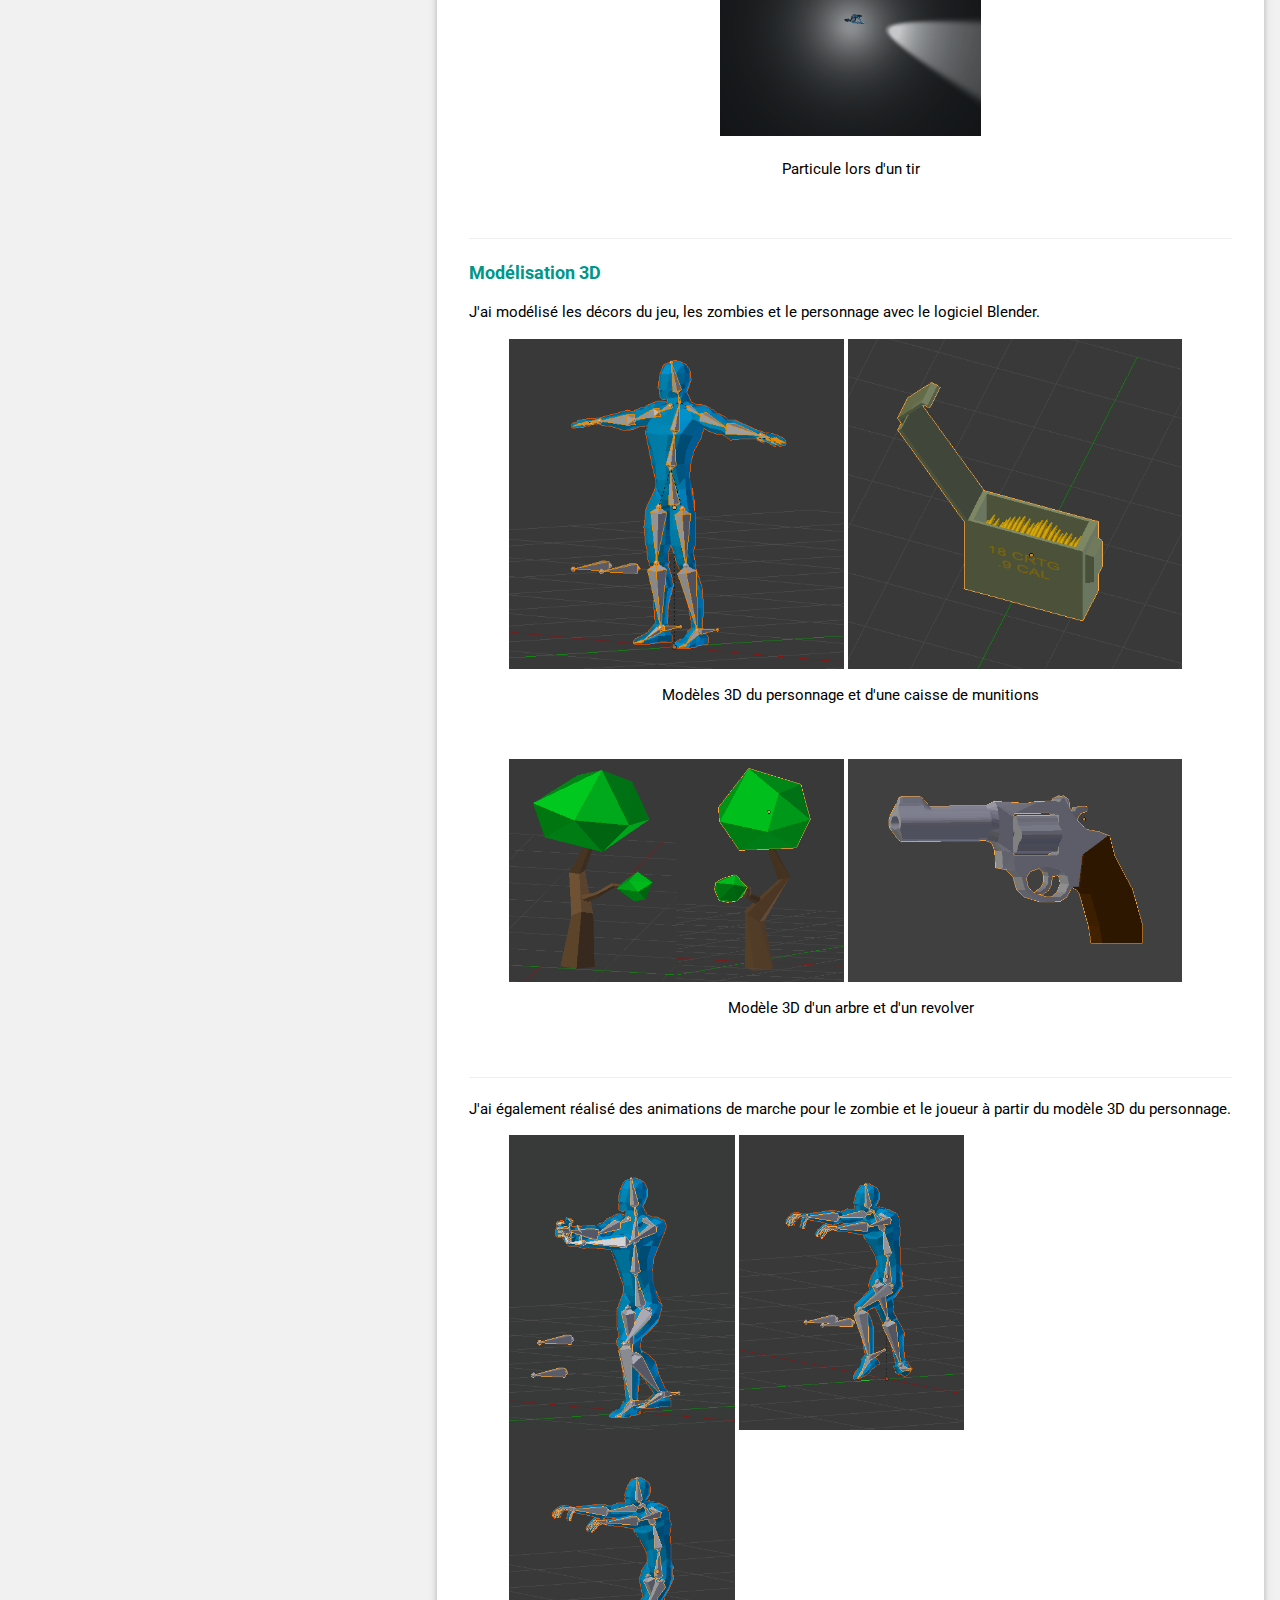
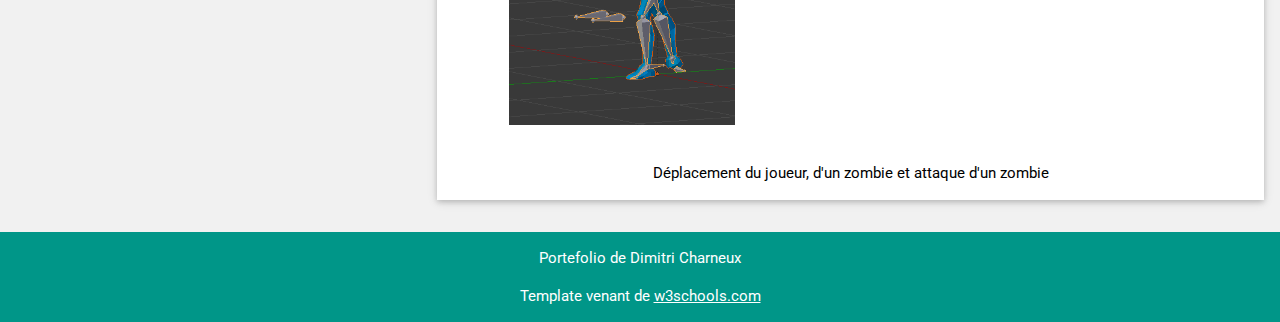
<file: zombie.html>
<!DOCTYPE html>
<html>
<title>Portfolio Dimitri Charneux - Zombie</title>
<meta charset="UTF-8">
<meta name="viewport" content="width=device-width, initial-scale=1">
<link rel="stylesheet" href="https://www.w3schools.com/w3css/4/w3.css">
<link rel='stylesheet' href='https://fonts.googleapis.com/css?family=Roboto'>
<link rel="stylesheet" href="https://cdnjs.cloudflare.com/ajax/libs/font-awesome/4.7.0/css/font-awesome.min.css">
<link rel="stylesheet" href="style.css"/>

<body class="w3-light-grey">

<!-- Page Container -->
<div class="w3-content w3-margin-top" style="max-width:1400px;">

   <!-- The Grid -->
  <div class="w3-row-padding">
  
    <!-- Left Column -->
    <div class="w3-third">
	
	  <!--div id="homeBtn" class="w3-white w3-card-4">
	  <a href="index.html"><img src="home2.png" style="width:100%" alt="home"></a>
	  </div>
	  <hr /-->
	  
	  <div id="homeBtn" class="w3-third w3-white w3-card-4">
			<a href="index.html"><img src="retour.png" style="width:100%" alt="home"></a>
		</div><hr /><hr /><hr /><hr /><hr />
    
      <div class="w3-white w3-text-grey w3-card-4">
        <div class="w3-display-container">
          <img src="photo.JPG" style="width:100%" alt="Avatar">
          <div class="w3-display-bottomleft w3-container w3-text-black">
            <h2 style="color:LightGray;">Dimitri Charneux</h2>
          </div>
        </div>
        <div class="w3-container">
          <p><i class="fa fa-briefcase fa-fw w3-margin-right w3-large w3-text-teal"></i>Développeur Unity</p>
          <p><i class="fa fa-home fa-fw w3-margin-right w3-large w3-text-teal"></i>Loos 59120</p>
          <p><i class="fa fa-envelope fa-fw w3-margin-right w3-large w3-text-teal"></i>dimitri.charneux@gmail.com</p>
          <p><i class="fa fa-phone fa-fw w3-margin-right w3-large w3-text-teal"></i>06.69.17.06.34</p>
		  <p><i class="fa fa-address-card fa-fw w3-margin-right w3-large w3-text-teal"></i><a href="CVDimitriCharneux.pdf">Téléchargez le CV</a> ou <a href="https://www.linkedin.com/in/dimitri-charneux-901a0a155/">consultez mon profil LinkedIn</a></p>
          <hr>

          <p class="w3-large"><b><i class="fa fa-asterisk fa-fw w3-margin-right w3-text-teal"></i>Compétences</b></p>
          <p>C#, Unity</p>
          <div class="w3-light-grey w3-round-xlarge w3-small">
            <div class="w3-container w3-center w3-round-xlarge w3-teal" style="width:90%">90%</div>
          </div>
          <p>Java</p>
          <div class="w3-light-grey w3-round-xlarge w3-small">
            <div class="w3-container w3-center w3-round-xlarge w3-teal" style="width:80%">
              <div class="w3-center w3-text-white">80%</div>
            </div>
          </div>
          <p>SQL</p>
          <div class="w3-light-grey w3-round-xlarge w3-small">
            <div class="w3-container w3-center w3-round-xlarge w3-teal" style="width:65%">65%</div>
          </div>
          <p>C++</p>
          <div class="w3-light-grey w3-round-xlarge w3-small">
            <div class="w3-container w3-center w3-round-xlarge w3-teal" style="width:60%">60%</div>
          </div>
		  <p>Blender</p>
          <div class="w3-light-grey w3-round-xlarge w3-small">
            <div class="w3-container w3-center w3-round-xlarge w3-teal" style="width:55%">55%</div>
          </div>
          <br>

          <p class="w3-large w3-text-theme"><b><i class="fa fa-globe fa-fw w3-margin-right w3-text-teal"></i>Langages</b></p>
          
		  <p>Français</p>
          <div class="w3-light-grey w3-round-xlarge">
            <div class="w3-container w3-center w3-round-xlarge w3-teal" style="width:100%">Langue maternelle</div>
          </div>
          <p>Anglais</p>
          <div class="w3-light-grey w3-round-xlarge">
            <div class="w3-container w3-center w3-round-xlarge w3-teal" style="width:55%">Technique</div>
          </div>
          <br>
        </div>
      </div><br>

    <!-- End Left Column -->
    </div>


    <!-- Right Column -->
    <div class="w3-twothird">
    
      <div class="w3-container w3-card w3-white w3-margin-bottom">
        <h2 class="w3-text-grey w3-padding-16"><i class="fa fa-gamepad fa-fw w3-margin-right w3-xxlarge w3-text-teal"></i>Jeu de Zombie</h2>
        <div class="w3-container">
		  <h5 class="w3-text-teal"><b>Objectifs</b></h5>
		     <p>Réaliser un jeu 3D pour apprendre la gestion du pathfinding avec Unity : </p>
			  <ul>
				<li>Gestion du pathfinding grâce au NavMesh</li>
			   	<li>Gestion des collisions</li>
				<li>Gestion des sons lors des actions de l'utilisateur (tir/recharge/etc)</li>
				<li>Utilisation des particules</li>
				<li>Réalisation de modèles 3D et d'animations sous Blender</li>
			  </ul>
		  <hr>
		  
		  <h5 class="w3-text-teal"><b>Démonstration</b></h5>
		     <div class="containerYoutube">
			 <iframe class="youtube" src="https://www.youtube.com/embed/vRHGjrOAzfU"></iframe>
			 </div>
		  <hr>
		  
		  <h5 class="w3-text-teal"><b>Le jeu</b></h5>
			 <p> Ce jeu est un TPS vue de dessus dans lequel il faut tuer tous les zombies sans se faire tuer. Le joueur dispose d'une barre de vie et d'un nombre de munitions pour réussir le niveau. Les zombies suivent constamment le joueur et le frappent quand il est à portée.</p>
			 
			 <p> Le jeu se veut très sombre afin d'obliger le joueur à regarder autour de lui grâce à la lampe accrochée au joueur. Les tirs éclairent également brièvement la zone. </p>
			 <figure>
				<img class="depassepas" src="zombie/jeu.png" alt="Image du jeu" width="770">
			 </figure>
			 <br /><hr />
			 <p> Le joueur a la possibilité de ramasser des caisses de soins et de munitions afin de récupérer de la vie ou des balles. </p>

			<figure>
				<img class="depassepas" src="zombie/caisseSoin.gif" alt="Caisse de soin" width="770">
				<figcaption align="center"><br /><p align="center">Caisse de soin</p></figcaption>
			</figure>
			<br />
			<figure>
				<img class="depassepas" src="zombie/caisseMunitions.gif" alt="Caisse de munitions" width="770">
				<figcaption align="center"><br /><p align="center">Caisse de munitions</p></figcaption>
			</figure>
			<br /><hr />

			<p> Des particules ont été utilisées pour représenter le sang des zombies et la flamme sortant du canon lors d'un tir.</p>
					 <figure>
						<div>
							<img class="doubleImg" src="zombie/gicleSang.gif" alt="Giclée de sang">
							
							<img class="doubleImg" src="zombie/gicleSang2.gif" alt="Giclée de sang">
						</div>
						 
						 <figcaption align="center"><p align="center">Giclée de sang</p></figcaption>
					 </figure>
					<br />	 
					 <p align="center"><img class="depassepas" align="center" src="zombie/particuleTir.gif" alt="Particule lors d'un tir" height="250"> <br /><br />Particule lors d'un tir</p>
					 
			<br /><hr />
			
			<h5 class="w3-text-teal"><b>Modélisation 3D</b></h5>
		     <p> J'ai modélisé les décors du jeu, les zombies et le personnage avec le logiciel Blender.</p>

			 <figure>
				<div>
					<img class="doubleImg" src="zombie/modele3D.png" alt="Modèle 3D du personnage">
					<img class="doubleImg" src="zombie/modeleCaisseMunitions.png" alt="Modèle 3D d'une caisse de munitions">
				</div>
				<figcaption align="center"><p align="center">Modèles 3D du personnage et d'une caisse de munitions</p></figcaption>
			 </figure>
			 <br />
			
			<figure>
				<div>
					<img class="doubleImg" src="zombie/modeleArbre.png" alt="Modèle 3D d'un arbre">
					<img class="doubleImg" src="zombie/modeleRevolver.png" alt="Modèle 3D d'un revolver">
				</div>
				<figcaption align="center"><p align="center">Modèle 3D d'un arbre et d'un revolver</p></figcaption>
			 </figure>
		  <br /><hr />
		  
		  
		  <p> J'ai également réalisé des animations de marche pour le zombie et le joueur à partir du modèle 3D du personnage.</p>

			 <figure>
				<div>
					<img class="tripleImg" src="zombie/deplacementTireur.gif" alt="Déplacement du joueur">
					<img class="tripleImg" src="zombie/deplacementZombie.gif" alt="Déplacement du joueur">
					<img class="tripleImg" src="zombie/frappeZombie.gif" alt="Modèle 3D d'un revolver">
				</div>
				<figcaption align="center"><br /><p align="center">Déplacement du joueur, d'un zombie et attaque d'un zombie</p></figcaption>
			 </figure>

        </div>
      </div>


    <!-- End Right Column -->
    </div>
    
  <!-- End Grid -->
  </div>
  
  <!-- End Page Container -->
</div>

<footer class="w3-container w3-teal w3-center w3-margin-top">
  <p>Portefolio de Dimitri Charneux</p>
  <p>Template venant de <a href="https://www.w3schools.com/w3css/w3css_templates.asp" target="_blank">w3schools.com</a></p>
</footer>

</body>
</html>
</file>
<file: style.css>
html,body,h1,h2,h3,h4,h5,h6 {font-family: "Roboto", sans-serif}
#homeBtn{padding: 25px}

.containerYoutube {
    position: relative;
    width: 100%;
    height: 0;
    padding-bottom: 56.25%;
}

.youtube{position: absolute;
    top: 0;
    left: 0;
    width: 100%;
    height: 100%;}
	
.doubleImg {width: 49%;}
.tripleImg {width: 33%;}

@media screen and (max-width: 640px) {
  .depassepas {width: 100%;}
  .doubleImg {width: 100%;}
  .tripleImg {width: 100%;}
}
</file>
